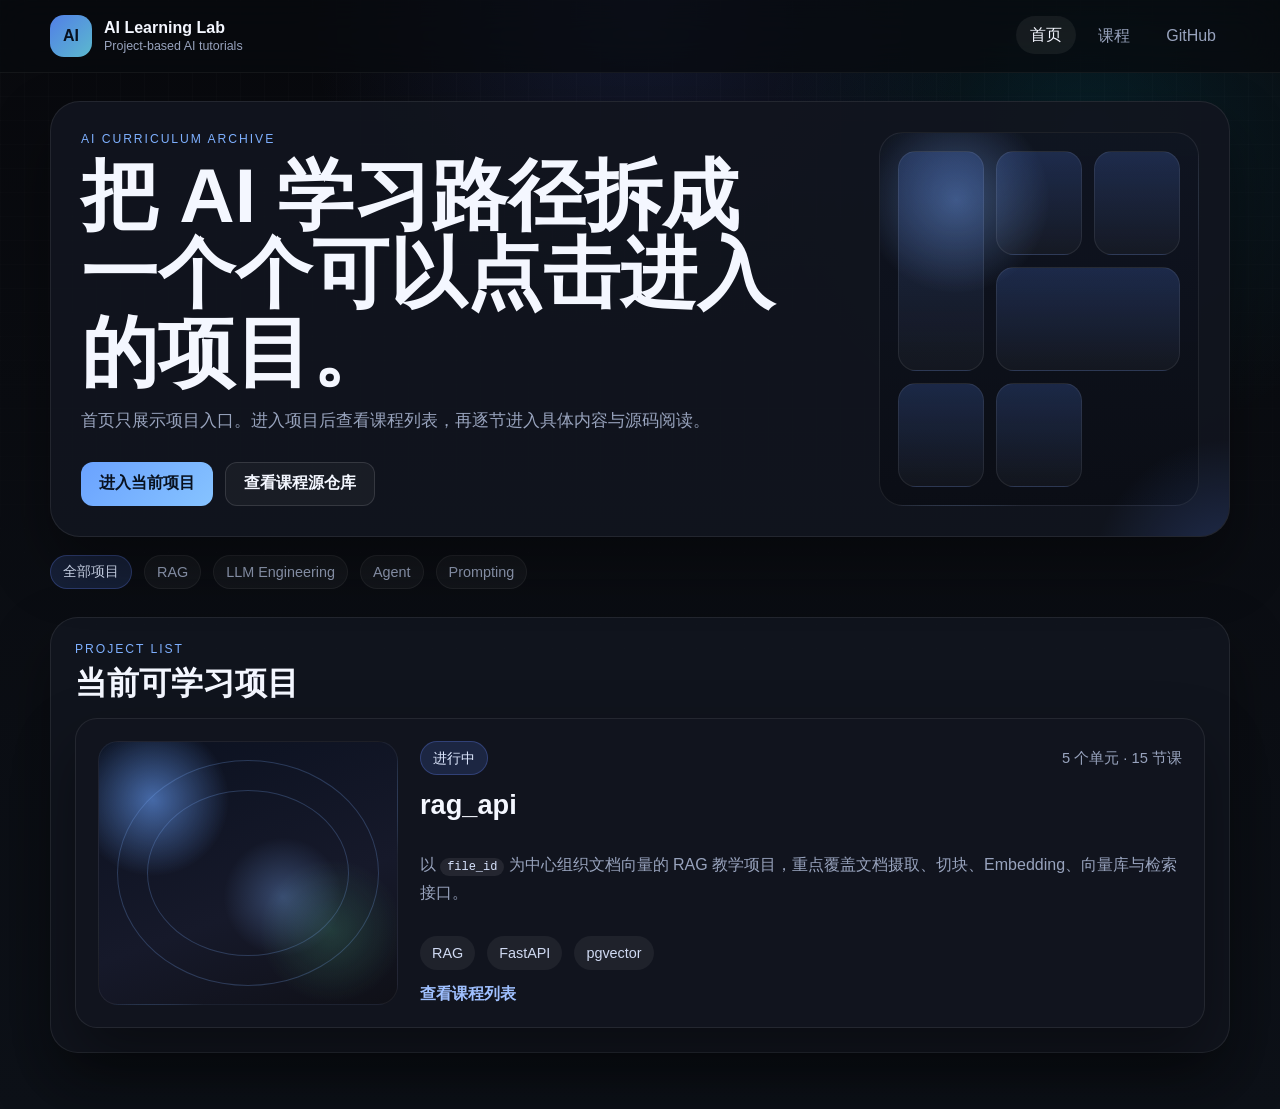
<file: index.html>
<!DOCTYPE html>
<html lang="zh-CN">
  <head>
    <meta charset="UTF-8" />
    <meta name="viewport" content="width=device-width, initial-scale=1.0" />
    <title>AI Learning Lab</title>
    <meta
      name="description"
      content="AI Learning Lab 首页。按项目进入课程，再逐节展开学习。"
    />
    <link rel="stylesheet" href="./styles.css" />
  </head>
  <body class="site-page home-page">
    <header class="topbar">
      <div class="topbar-inner">
        <a class="brand" href="./index.html">
          <span class="brand-mark">AI</span>
          <span class="brand-text">
            <strong>AI Learning Lab</strong>
            <small>Project-based AI tutorials</small>
          </span>
        </a>
        <nav class="topnav" aria-label="Primary">
          <a href="./index.html" class="is-active">首页</a>
          <a href="./project-rag-api.html">课程</a>
          <a href="https://github.com/xiaoboRao/ai-learning-lab" target="_blank" rel="noreferrer">GitHub</a>
        </nav>
      </div>
    </header>

    <main class="site-shell">
      <section class="hero-panel">
        <div class="hero-copy">
          <p class="hero-kicker">AI Curriculum Archive</p>
          <h1>把 AI 学习路径拆成一个个可以点击进入的项目。</h1>
          <p class="hero-lead">
            首页只展示项目入口。进入项目后查看课程列表，再逐节进入具体内容与源码阅读。
          </p>
          <div class="hero-actions">
            <a class="button primary" href="./project-rag-api.html">进入当前项目</a>
            <a
              class="button ghost"
              href="https://github.com/xiaoboRao/rag_api"
              target="_blank"
              rel="noreferrer"
            >
              查看课程源仓库
            </a>
          </div>
        </div>
        <div class="hero-preview" aria-hidden="true">
          <div class="preview-grid">
            <span></span>
            <span></span>
            <span></span>
            <span></span>
            <span></span>
            <span></span>
          </div>
        </div>
      </section>

      <div class="chip-row" aria-label="Project Categories">
        <span class="chip is-selected">全部项目</span>
        <span class="chip">RAG</span>
        <span class="chip">LLM Engineering</span>
        <span class="chip">Agent</span>
        <span class="chip">Prompting</span>
      </div>

      <section class="portal-section">
        <div class="section-heading">
          <div>
            <p class="section-kicker">Project List</p>
            <h2>当前可学习项目</h2>
          </div>
        </div>

        <div class="card-grid home-project-grid">
          <a class="portal-card featured-project" href="./project-rag-api.html">
            <div class="card-cover rag-cover">
              <div class="cover-orbit"></div>
              <div class="cover-orbit orbit-b"></div>
              <div class="cover-glow"></div>
            </div>
            <div class="card-body">
              <div class="card-meta">
                <span class="badge badge-accent">进行中</span>
                <span class="meta-text">5 个单元 · 15 节课</span>
              </div>
              <h3>rag_api</h3>
              <p>
                以 <code>file_id</code> 为中心组织文档向量的 RAG 教学项目，重点覆盖文档摄取、切块、Embedding、向量库与检索接口。
              </p>
              <div class="tag-row">
                <span class="tag">RAG</span>
                <span class="tag">FastAPI</span>
                <span class="tag">pgvector</span>
              </div>
              <span class="card-link">查看课程列表</span>
            </div>
          </a>
        </div>
      </section>
    </main>
  </body>
</html>
</file>
<file: styles.css>
:root {
  --bg: #0a0c11;
  --bg-alt: #10141d;
  --panel: rgba(18, 21, 31, 0.92);
  --panel-strong: #161b26;
  --panel-soft: rgba(28, 33, 48, 0.9);
  --line: rgba(255, 255, 255, 0.08);
  --line-strong: rgba(104, 133, 255, 0.28);
  --text: #f4f7ff;
  --muted: #98a3bd;
  --accent: #5a8cff;
  --accent-strong: #7ca4ff;
  --accent-soft: rgba(90, 140, 255, 0.16);
  --green: #5ed09a;
  --shadow: 0 28px 60px rgba(0, 0, 0, 0.38);
  --radius-xl: 26px;
  --radius-lg: 20px;
  --radius-md: 16px;
  --font-sans: "Avenir Next", "PingFang SC", "Hiragino Sans GB", "Microsoft YaHei", sans-serif;
  --font-display: "Trebuchet MS", "Avenir Next", "PingFang SC", sans-serif;
}

* {
  box-sizing: border-box;
}

html {
  scroll-behavior: smooth;
}

body {
  margin: 0;
  min-height: 100vh;
  color: var(--text);
  background:
    radial-gradient(circle at top, rgba(71, 96, 198, 0.18), transparent 26%),
    radial-gradient(circle at 85% 12%, rgba(0, 211, 255, 0.1), transparent 22%),
    linear-gradient(180deg, #08090d 0%, #0d1118 100%);
  font-family: var(--font-sans);
}

body::before {
  content: "";
  position: fixed;
  inset: 0;
  pointer-events: none;
  background-image:
    linear-gradient(rgba(255, 255, 255, 0.018) 1px, transparent 1px),
    linear-gradient(90deg, rgba(255, 255, 255, 0.018) 1px, transparent 1px);
  background-size: 24px 24px;
  mask-image: linear-gradient(180deg, rgba(0, 0, 0, 0.8), transparent 92%);
}

a {
  color: inherit;
  text-decoration: none;
}

code {
  padding: 0.12rem 0.42rem;
  border-radius: 999px;
  background: rgba(255, 255, 255, 0.08);
  color: #d9e5ff;
  font-size: 0.92em;
}

img {
  max-width: 100%;
  display: block;
}

.site-shell {
  width: min(calc(100% - 32px), 1180px);
  margin: 0 auto 56px;
}

.topbar {
  position: sticky;
  top: 0;
  z-index: 40;
  backdrop-filter: blur(18px);
  background: rgba(8, 10, 15, 0.72);
  border-bottom: 1px solid rgba(255, 255, 255, 0.05);
}

.topbar-inner {
  width: min(calc(100% - 32px), 1180px);
  margin: 0 auto;
  min-height: 72px;
  display: flex;
  align-items: center;
  justify-content: space-between;
  gap: 16px;
}

.brand {
  display: inline-flex;
  align-items: center;
  gap: 12px;
}

.brand-mark {
  width: 42px;
  height: 42px;
  border-radius: 14px;
  display: grid;
  place-items: center;
  background: linear-gradient(135deg, rgba(90, 140, 255, 0.9), rgba(113, 230, 255, 0.8));
  color: #07101f;
  font-weight: 800;
}

.brand-text {
  display: grid;
  gap: 2px;
}

.brand-text strong,
.hero-panel h1,
.portal-card h3,
.section-heading h2,
.catalog-title,
.lesson-summary h1,
.source-card h3,
.info-panel h2 {
  font-family: var(--font-display);
}

.brand-text small {
  color: var(--muted);
  font-size: 0.78rem;
}

.topnav {
  display: inline-flex;
  align-items: center;
  gap: 8px;
}

.topnav a {
  min-height: 38px;
  padding: 0 14px;
  border-radius: 999px;
  display: inline-flex;
  align-items: center;
  color: var(--muted);
  transition: background-color 180ms ease, color 180ms ease, transform 180ms ease;
}

.topnav a:hover,
.topnav a.is-active {
  color: var(--text);
  background: rgba(255, 255, 255, 0.06);
  transform: translateY(-1px);
}

.hero-panel,
.portal-section,
.portal-card,
.catalog-item,
.info-panel,
.stat-card,
.source-card,
.practice-card,
.lesson-hero {
  border: 1px solid var(--line);
  background: var(--panel);
  box-shadow: var(--shadow);
}

.hero-panel {
  margin-top: 28px;
  padding: 30px;
  border-radius: 30px;
  display: grid;
  grid-template-columns: minmax(0, 1.1fr) 320px;
  gap: 24px;
  position: relative;
  overflow: hidden;
}

.hero-panel::after,
.lesson-hero::after {
  content: "";
  position: absolute;
  inset: auto -12% -42% auto;
  width: 280px;
  height: 280px;
  border-radius: 50%;
  background: radial-gradient(circle, rgba(90, 140, 255, 0.24), transparent 70%);
  pointer-events: none;
}

.hero-copy {
  position: relative;
  z-index: 1;
}

.hero-kicker,
.section-kicker {
  margin: 0 0 10px;
  font-size: 0.76rem;
  letter-spacing: 0.16em;
  text-transform: uppercase;
  color: #7eb0ff;
}

.hero-panel h1,
.lesson-summary h1 {
  margin: 0;
  line-height: 1.02;
}

.hero-panel h1 {
  font-size: clamp(2.6rem, 6vw, 4.8rem);
  max-width: 720px;
}

.hero-lead,
.section-note,
.portal-card p,
.catalog-item p,
.source-card p,
.lesson-description,
.detail-list li,
.lesson-article p,
.practice-card p {
  color: var(--muted);
  line-height: 1.72;
}

.hero-lead,
.lesson-description {
  margin: 16px 0 0;
  max-width: 720px;
  font-size: 1.04rem;
}

.hero-actions,
.lesson-action-row,
.pager-row,
.tag-row,
.chip-row,
.lesson-meta-strip {
  display: flex;
  flex-wrap: wrap;
  gap: 12px;
}

.hero-actions {
  margin-top: 26px;
}

.button {
  min-height: 44px;
  padding: 0 18px;
  border-radius: 12px;
  display: inline-flex;
  align-items: center;
  justify-content: center;
  font-weight: 600;
  transition: transform 180ms ease, background-color 180ms ease, border-color 180ms ease;
}

.button:hover {
  transform: translateY(-2px);
}

.button.primary {
  color: #08111f;
  background: linear-gradient(135deg, #6aa2ff, #86c3ff);
}

.button.ghost {
  color: var(--text);
  border: 1px solid rgba(255, 255, 255, 0.12);
  background: rgba(255, 255, 255, 0.04);
}

.hero-preview,
.lesson-poster {
  min-height: 260px;
  border-radius: 24px;
  border: 1px solid rgba(255, 255, 255, 0.08);
  background:
    radial-gradient(circle at 24% 18%, rgba(126, 176, 255, 0.38), transparent 24%),
    linear-gradient(180deg, rgba(16, 21, 33, 0.95), rgba(11, 14, 22, 0.98));
  position: relative;
  overflow: hidden;
}

.preview-grid {
  position: absolute;
  inset: 18px;
  display: grid;
  grid-template-columns: repeat(3, 1fr);
  gap: 12px;
}

.preview-grid span,
.lesson-poster-art::before,
.lesson-poster-art::after {
  border-radius: 18px;
  background: linear-gradient(180deg, rgba(90, 140, 255, 0.2), rgba(255, 255, 255, 0.03));
  border: 1px solid rgba(255, 255, 255, 0.08);
}

.preview-grid span:nth-child(1) {
  grid-row: span 2;
}

.preview-grid span:nth-child(4) {
  grid-column: span 2;
}

.chip-row {
  margin: 18px 0 28px;
}

.chip,
.badge,
.tag {
  display: inline-flex;
  align-items: center;
  min-height: 34px;
  padding: 0 12px;
  border-radius: 999px;
  font-size: 0.9rem;
}

.chip {
  color: var(--muted);
  background: rgba(255, 255, 255, 0.04);
  border: 1px solid rgba(255, 255, 255, 0.06);
}

.chip.is-selected,
.badge-accent {
  color: #dfe9ff;
  background: var(--accent-soft);
  border: 1px solid var(--line-strong);
}

.badge-soft,
.tag {
  color: #d0daf2;
  background: rgba(255, 255, 255, 0.06);
}

.portal-section {
  padding: 24px;
  border-radius: 28px;
  margin-bottom: 24px;
}

.section-heading {
  margin-bottom: 18px;
  display: flex;
  justify-content: space-between;
  gap: 16px;
  align-items: end;
}

.section-heading.compact {
  margin-bottom: 14px;
}

.section-heading h2,
.info-panel h2 {
  margin: 0;
  font-size: clamp(1.5rem, 3vw, 2rem);
  line-height: 1.08;
}

.card-grid {
  display: grid;
  gap: 16px;
}

.home-project-grid {
  grid-template-columns: minmax(0, 1fr);
}

.units-grid {
  grid-template-columns: repeat(2, minmax(0, 1fr));
}

.source-grid,
.practice-grid {
  grid-template-columns: repeat(2, minmax(0, 1fr));
}

.portal-card,
.source-card,
.practice-card,
.info-panel,
.catalog-item {
  border-radius: 22px;
  transition: transform 180ms ease, border-color 180ms ease, background-color 180ms ease;
}

.portal-card:hover,
.source-card:hover,
.practice-card:hover,
.catalog-item:hover {
  transform: translateY(-3px);
  border-color: rgba(126, 176, 255, 0.26);
}

.featured-project {
  display: grid;
  grid-template-columns: 300px minmax(0, 1fr);
  gap: 22px;
  padding: 22px;
}

.card-cover {
  min-height: 240px;
  border-radius: 20px;
  border: 1px solid rgba(255, 255, 255, 0.06);
  position: relative;
  overflow: hidden;
}

.rag-cover {
  background:
    radial-gradient(circle at 18% 22%, rgba(106, 162, 255, 0.6), transparent 24%),
    radial-gradient(circle at 78% 72%, rgba(94, 208, 154, 0.2), transparent 24%),
    linear-gradient(160deg, #0b1120 0%, #16192a 60%, #0f1017 100%);
}

.cover-orbit {
  position: absolute;
  inset: 18px;
  border-radius: 50%;
  border: 1px solid rgba(126, 176, 255, 0.24);
}

.orbit-b {
  inset: 48px;
}

.cover-glow {
  position: absolute;
  inset: auto 18% 18% auto;
  width: 120px;
  height: 120px;
  border-radius: 50%;
  background: radial-gradient(circle, rgba(126, 176, 255, 0.32), transparent 70%);
}

.card-body {
  display: grid;
  align-content: start;
  gap: 14px;
}

.card-meta {
  display: flex;
  justify-content: space-between;
  gap: 12px;
  align-items: center;
}

.meta-text {
  color: var(--muted);
  font-size: 0.92rem;
}

.portal-card h3,
.source-card h3 {
  margin: 0;
  font-size: 1.7rem;
}

.card-link {
  color: #9fc0ff;
  font-weight: 600;
}

.back-link {
  display: inline-flex;
  min-height: 40px;
  align-items: center;
  padding: 0 14px;
  margin: 28px 0 16px;
  border-radius: 999px;
  color: var(--muted);
  background: rgba(255, 255, 255, 0.04);
  border: 1px solid rgba(255, 255, 255, 0.06);
}

.project-hero {
  grid-template-columns: minmax(0, 1fr) 280px;
}

.project-stats {
  display: grid;
  gap: 14px;
}

.stat-card {
  padding: 20px;
  border-radius: 20px;
  background: var(--panel-soft);
}

.stat-card strong {
  display: block;
  font-size: 2.2rem;
  font-family: var(--font-display);
}

.stat-card span {
  color: var(--muted);
}

.unit-card {
  padding: 20px;
}

.unit-top {
  display: flex;
  gap: 14px;
  align-items: start;
  margin-bottom: 14px;
}

.unit-index,
.catalog-index {
  width: 52px;
  height: 52px;
  border-radius: 16px;
  display: grid;
  place-items: center;
  color: #dfe9ff;
  background: linear-gradient(135deg, rgba(90, 140, 255, 0.3), rgba(90, 140, 255, 0.08));
  border: 1px solid rgba(126, 176, 255, 0.24);
  flex: none;
  font-weight: 700;
}

.unit-card h3,
.catalog-title {
  margin: 0 0 6px;
  font-size: 1.12rem;
}

.catalog-list {
  display: grid;
  gap: 12px;
}

.catalog-item {
  padding: 18px 20px;
  display: flex;
  justify-content: space-between;
  gap: 16px;
  align-items: center;
  background: var(--panel-strong);
}

.catalog-main {
  min-width: 0;
  display: flex;
  gap: 14px;
  align-items: start;
}

.catalog-copy {
  min-width: 0;
}

.catalog-copy p {
  margin: 0;
}

.catalog-meta {
  margin-top: 10px;
  display: flex;
  flex-wrap: wrap;
  gap: 8px;
}

.catalog-item.is-current {
  border-color: rgba(126, 176, 255, 0.34);
  background:
    linear-gradient(90deg, rgba(90, 140, 255, 0.14), transparent 34%),
    var(--panel-strong);
}

.catalog-action {
  color: #cfe0ff;
  white-space: nowrap;
  font-weight: 600;
}

.source-card,
.practice-card,
.info-panel {
  padding: 20px;
  background: var(--panel-strong);
}

.source-card-header {
  display: flex;
  justify-content: space-between;
  gap: 12px;
  align-items: start;
  margin-bottom: 12px;
}

.text-link {
  color: #9fc0ff;
  font-weight: 600;
}

.lesson-shell {
  padding-bottom: 28px;
}

.reader-shell {
  max-width: 980px;
  padding-bottom: 28px;
}

.reader-back-row {
  display: flex;
  flex-wrap: wrap;
  gap: 12px;
}

.lesson-hero {
  padding: 24px;
  border-radius: 28px;
  display: grid;
  grid-template-columns: 320px minmax(0, 1fr);
  gap: 24px;
  position: relative;
  overflow: hidden;
  margin-bottom: 24px;
}

.reader-header {
  padding: 28px;
  border-radius: 28px;
  border: 1px solid var(--line);
  background:
    radial-gradient(circle at top right, rgba(90, 140, 255, 0.14), transparent 24%),
    var(--panel);
  box-shadow: var(--shadow);
  margin-bottom: 24px;
}

.reader-header-copy {
  max-width: 780px;
}

.reader-content-layout {
  display: grid;
  grid-template-columns: 280px minmax(0, 1fr);
  gap: 18px;
  align-items: start;
  margin-bottom: 24px;
}

.reader-outline-card {
  position: sticky;
  top: 92px;
  padding: 20px;
  border-radius: 24px;
  border: 1px solid var(--line);
  background: var(--panel);
  box-shadow: var(--shadow);
}

.reader-section-list {
  display: grid;
  gap: 10px;
}

.reader-section-item {
  width: 100%;
  padding: 14px;
  border: 1px solid rgba(255, 255, 255, 0.06);
  border-radius: 16px;
  background: rgba(255, 255, 255, 0.03);
  color: var(--text);
  display: grid;
  grid-template-columns: 44px minmax(0, 1fr);
  gap: 12px;
  text-align: left;
  cursor: pointer;
  transition: transform 180ms ease, border-color 180ms ease, background-color 180ms ease;
}

.reader-section-item:hover,
.reader-section-item.is-active {
  transform: translateY(-1px);
  border-color: rgba(126, 176, 255, 0.3);
  background: rgba(90, 140, 255, 0.1);
}

.reader-section-item.is-active {
  box-shadow: inset 0 0 0 1px rgba(126, 176, 255, 0.16);
}

.reader-section-index {
  width: 44px;
  height: 44px;
  border-radius: 14px;
  display: grid;
  place-items: center;
  font-weight: 700;
  color: #dfe9ff;
  background: linear-gradient(135deg, rgba(90, 140, 255, 0.26), rgba(90, 140, 255, 0.08));
}

.reader-section-name {
  align-self: center;
  line-height: 1.5;
}

.reader-actions {
  display: flex;
  flex-wrap: wrap;
  gap: 12px;
  margin-top: 18px;
}

.reader-article-panel {
  padding-bottom: 32px;
}

.lesson-poster {
  min-height: 280px;
}

.lesson-poster-art {
  position: absolute;
  inset: 0;
  background:
    radial-gradient(circle at 18% 18%, rgba(126, 176, 255, 0.38), transparent 22%),
    radial-gradient(circle at 78% 24%, rgba(255, 255, 255, 0.14), transparent 12%),
    radial-gradient(circle at 68% 72%, rgba(94, 208, 154, 0.16), transparent 22%),
    linear-gradient(160deg, #0d1121 0%, #171c2d 70%, #0c0e17 100%);
}

.lesson-poster-art::before,
.lesson-poster-art::after {
  content: "";
  position: absolute;
}

.lesson-poster-art::before {
  inset: 20px;
  border-radius: 22px;
  box-shadow: inset 0 0 0 1px rgba(255, 255, 255, 0.08);
}

.lesson-poster-art::after {
  inset: auto 28px 24px auto;
  width: 116px;
  height: 116px;
  border-radius: 50%;
  background: radial-gradient(circle, rgba(126, 176, 255, 0.26), transparent 68%);
}

.lesson-summary {
  position: relative;
  z-index: 1;
  display: grid;
  align-content: center;
  gap: 16px;
}

.lesson-summary h1 {
  font-size: clamp(2rem, 4vw, 3rem);
}

.summary-columns {
  display: grid;
  grid-template-columns: repeat(2, minmax(0, 1fr));
  gap: 16px;
}

.detail-list,
.lesson-article ul {
  margin: 0;
  padding-left: 18px;
}

.detail-list li + li,
.lesson-article li + li {
  margin-top: 10px;
}

.lesson-catalog .catalog-item {
  align-items: start;
}

.lesson-article {
  max-width: 860px;
}

.lesson-article > *:first-child {
  margin-top: 0;
}

.lesson-article h1,
.lesson-article h2,
.lesson-article h3 {
  font-family: var(--font-display);
  line-height: 1.18;
}

.lesson-article h2 {
  margin-top: 30px;
  font-size: 1.8rem;
}

.lesson-article h3 {
  margin-top: 24px;
  font-size: 1.28rem;
}

.lesson-article p {
  margin: 14px 0 0;
}

.lesson-article pre {
  overflow: auto;
  padding: 16px;
  border-radius: 16px;
  background: #0d1017;
  border: 1px solid rgba(255, 255, 255, 0.08);
}

.lesson-article blockquote {
  margin: 18px 0 0;
  padding: 14px 16px;
  border-left: 3px solid rgba(126, 176, 255, 0.48);
  background: rgba(255, 255, 255, 0.03);
  color: #c8d5f0;
}

.lesson-article figure {
  margin: 22px 0 0;
  display: grid;
  gap: 10px;
}

.lesson-article figcaption {
  color: var(--muted);
  font-size: 0.92rem;
}

.pager-row {
  margin-top: 18px;
  justify-content: space-between;
}

@media (max-width: 980px) {
  .hero-panel,
  .project-hero,
  .featured-project,
  .lesson-hero,
  .reader-header,
  .reader-content-layout,
  .summary-columns {
    grid-template-columns: 1fr;
  }

  .units-grid,
  .source-grid,
  .practice-grid {
    grid-template-columns: 1fr;
  }

  .section-heading {
    align-items: start;
    flex-direction: column;
  }
}

@media (max-width: 720px) {
  .topbar-inner,
  .site-shell {
    width: min(calc(100% - 24px), 1180px);
  }

  .topbar-inner {
    min-height: 64px;
  }

  .brand-text small,
  .topnav {
    display: none;
  }

  .hero-panel,
  .portal-section,
  .lesson-hero,
  .reader-header {
    padding: 20px;
    border-radius: 22px;
  }

  .hero-panel h1 {
    font-size: 2.4rem;
  }

  .catalog-item,
  .catalog-main {
    flex-direction: column;
    align-items: start;
  }

  .catalog-action {
    padding-left: 66px;
  }
}
</file>
